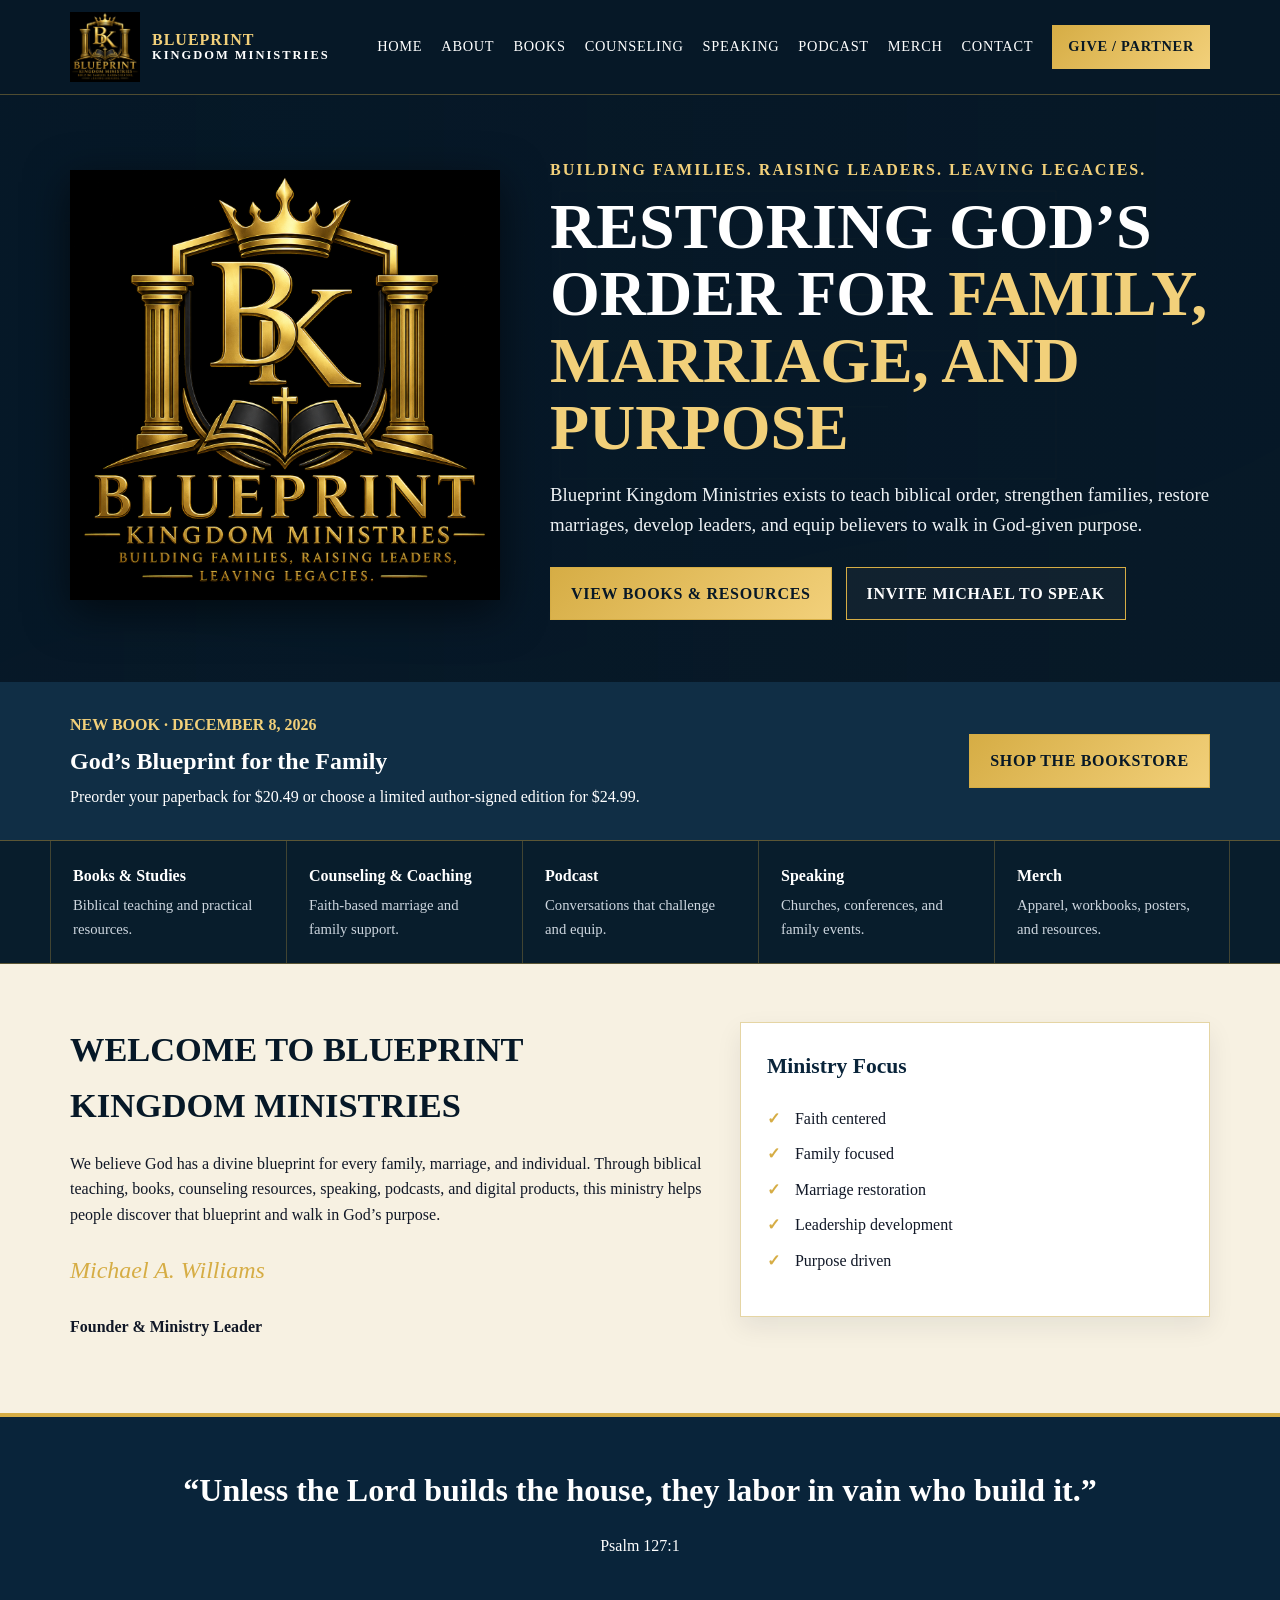
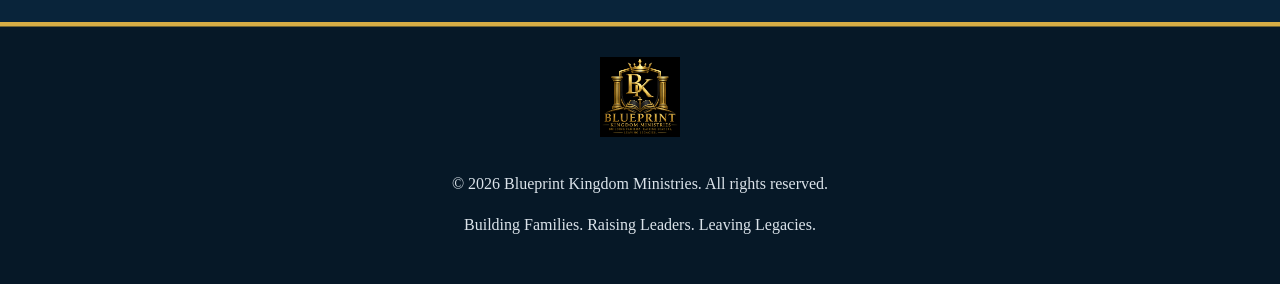
<file: index.html>
<!DOCTYPE html><html lang="en"><head><meta charset="UTF-8"><meta name="viewport" content="width=device-width, initial-scale=1.0"><title>Blueprint Kingdom Ministries</title><meta name="description" content="Blueprint Kingdom Ministries"><link rel="icon" href="assets/favicon.png"><link rel="stylesheet" href="style.css"></head><body><header class="site-header"><div class="nav-wrap"><a class="brand" href="index.html"><img src="assets/logo.png" alt="Blueprint Kingdom Ministries logo"><span class="brand-text">Blueprint<span>Kingdom Ministries</span></span></a><nav><a href="index.html">Home</a><a href="about.html">About</a><a href="books.html">Books</a><a href="counseling.html">Counseling</a><a href="speaking.html">Speaking</a><a href="podcast.html">Podcast</a><a href="merch.html">Merch</a><a href="contact.html">Contact</a><a class="give" href="contact.html">Give / Partner</a></nav></div></header><section class="hero"><div class="hero-inner"><div><img class="hero-logo" src="assets/logo.png" alt="Blueprint Kingdom Ministries logo"></div><div><div class="eyebrow">Building Families. Raising Leaders. Leaving Legacies.</div><h1>Restoring God’s Order for <span>Family, Marriage, and Purpose</span></h1><p>Blueprint Kingdom Ministries exists to teach biblical order, strengthen families, restore marriages, develop leaders, and equip believers to walk in God-given purpose.</p><div class="btn-row"><a class="btn primary" href="books.html">View Books & Resources</a><a class="btn secondary" href="contact.html">Invite Michael to Speak</a></div></div></div></section><section class="preorder-strip"><div><strong>NEW BOOK · DECEMBER 8, 2026</strong><h2>God’s Blueprint for the Family</h2><p>Preorder your paperback for $20.49 or choose a limited author-signed edition for $24.99.</p></div><a class="btn primary" href="books.html">Shop the Bookstore</a></section><section class="quick-links"><div class="quick-grid"><a class="quick" href="books.html"><h3>Books & Studies</h3><p>Biblical teaching and practical resources.</p></a><a class="quick" href="counseling.html"><h3>Counseling & Coaching</h3><p>Faith-based marriage and family support.</p></a><a class="quick" href="podcast.html"><h3>Podcast</h3><p>Conversations that challenge and equip.</p></a><a class="quick" href="speaking.html"><h3>Speaking</h3><p>Churches, conferences, and family events.</p></a><a class="quick" href="merch.html"><h3>Merch</h3><p>Apparel, workbooks, posters, and resources.</p></a></div></section><section class="section two-col"><div><h2>Welcome to Blueprint Kingdom Ministries</h2><p>We believe God has a divine blueprint for every family, marriage, and individual. Through biblical teaching, books, counseling resources, speaking, podcasts, and digital products, this ministry helps people discover that blueprint and walk in God’s purpose.</p><p class="signature">Michael A. Williams</p><p><strong>Founder & Ministry Leader</strong></p></div><div class="card"><h3>Ministry Focus</h3><ul class="list-check"><li>Faith centered</li><li>Family focused</li><li>Marriage restoration</li><li>Leadership development</li><li>Purpose driven</li></ul></div></section><section class="banner"><h2>“Unless the Lord builds the house, they labor in vain who build it.”</h2><p>Psalm 127:1</p></section><footer class="site-footer"><img src="assets/logo.png" alt="Blueprint Kingdom Ministries logo"><p>&copy; 2026 Blueprint Kingdom Ministries. All rights reserved.</p><p>Building Families. Raising Leaders. Leaving Legacies.</p></footer></body></html>
</file>
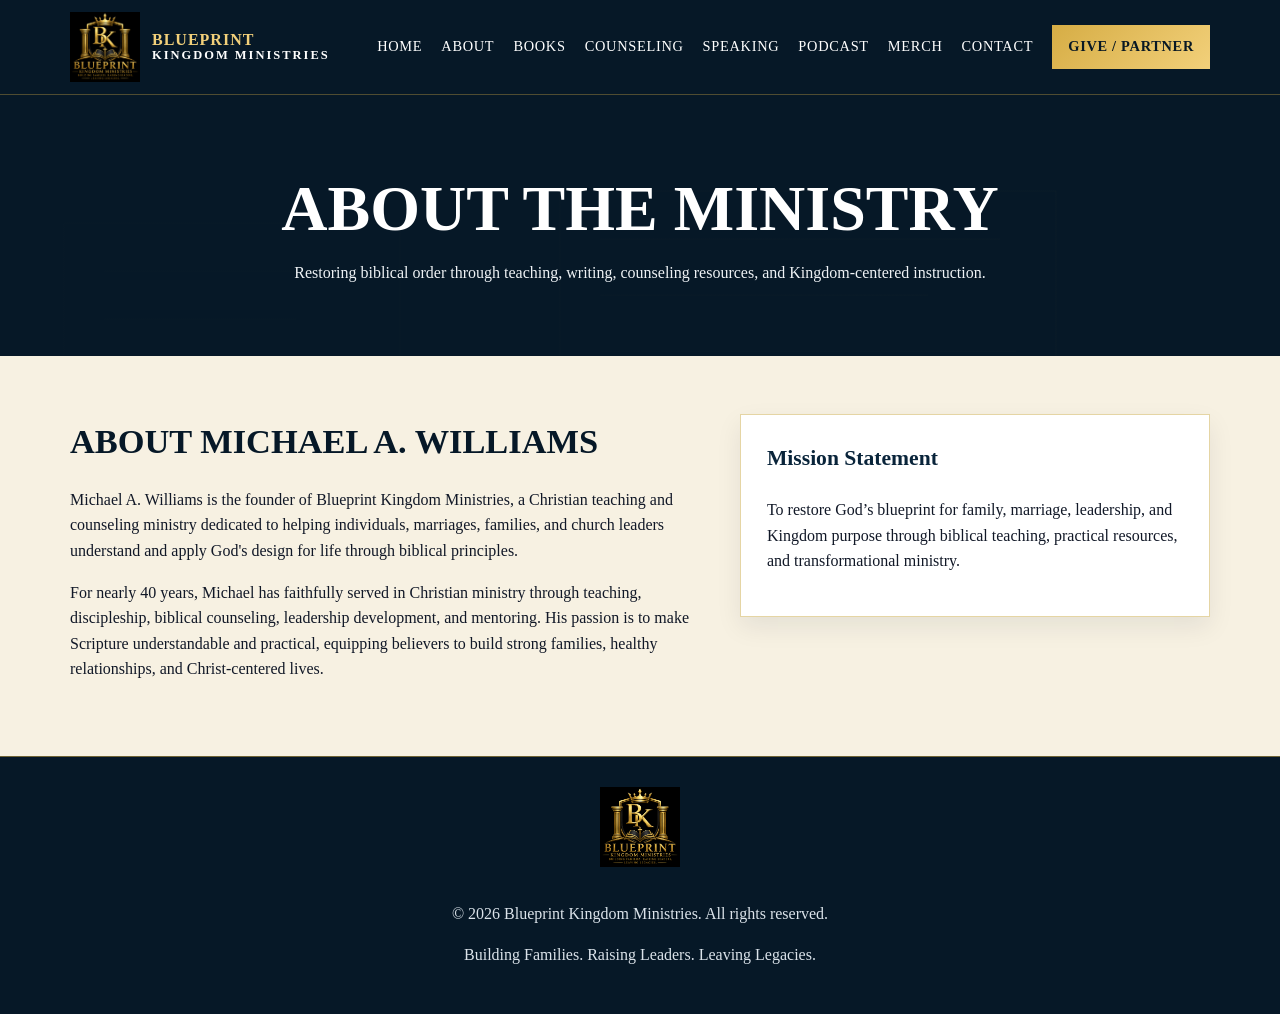
<file: about.html>
<!DOCTYPE html><html lang="en"><head><meta charset="UTF-8"><meta name="viewport" content="width=device-width, initial-scale=1.0"><title>About | Blueprint Kingdom Ministries</title><meta name="description" content="Restoring biblical order through teaching, writing, counseling resources, and Kingdom-centered instruction."><link rel="icon" href="assets/favicon.png"><link rel="stylesheet" href="style.css"></head><body><header class="site-header"><div class="nav-wrap"><a class="brand" href="index.html"><img src="assets/logo.png" alt="Blueprint Kingdom Ministries logo"><span class="brand-text">Blueprint<span>Kingdom Ministries</span></span></a><nav><a href="index.html">Home</a><a href="about.html">About</a><a href="books.html">Books</a><a href="counseling.html">Counseling</a><a href="speaking.html">Speaking</a><a href="podcast.html">Podcast</a><a href="merch.html">Merch</a><a href="contact.html">Contact</a><a class="give" href="contact.html">Give / Partner</a></nav></div></header><section class="page-title"><h1>About the Ministry</h1><p>Restoring biblical order through teaching, writing, counseling resources, and Kingdom-centered instruction.</p></section><main class="section two-col"><div><h2>About Michael A. Williams</h2><p>Michael A. Williams is the founder of Blueprint Kingdom Ministries, a Christian teaching and counseling ministry dedicated to helping individuals, marriages, families, and church leaders understand and apply God's design for life through biblical principles.</p><p>For nearly 40 years, Michael has faithfully served in Christian ministry through teaching, discipleship, biblical counseling, leadership development, and mentoring. His passion is to make Scripture understandable and practical, equipping believers to build strong families, healthy relationships, and Christ-centered lives.</p></div><div class="card"><h3>Mission Statement</h3><p>To restore God’s blueprint for family, marriage, leadership, and Kingdom purpose through biblical teaching, practical resources, and transformational ministry.</p></div></main><footer class="site-footer"><img src="assets/logo.png" alt="Blueprint Kingdom Ministries logo"><p>&copy; 2026 Blueprint Kingdom Ministries. All rights reserved.</p><p>Building Families. Raising Leaders. Leaving Legacies.</p></footer></body></html>
</file>
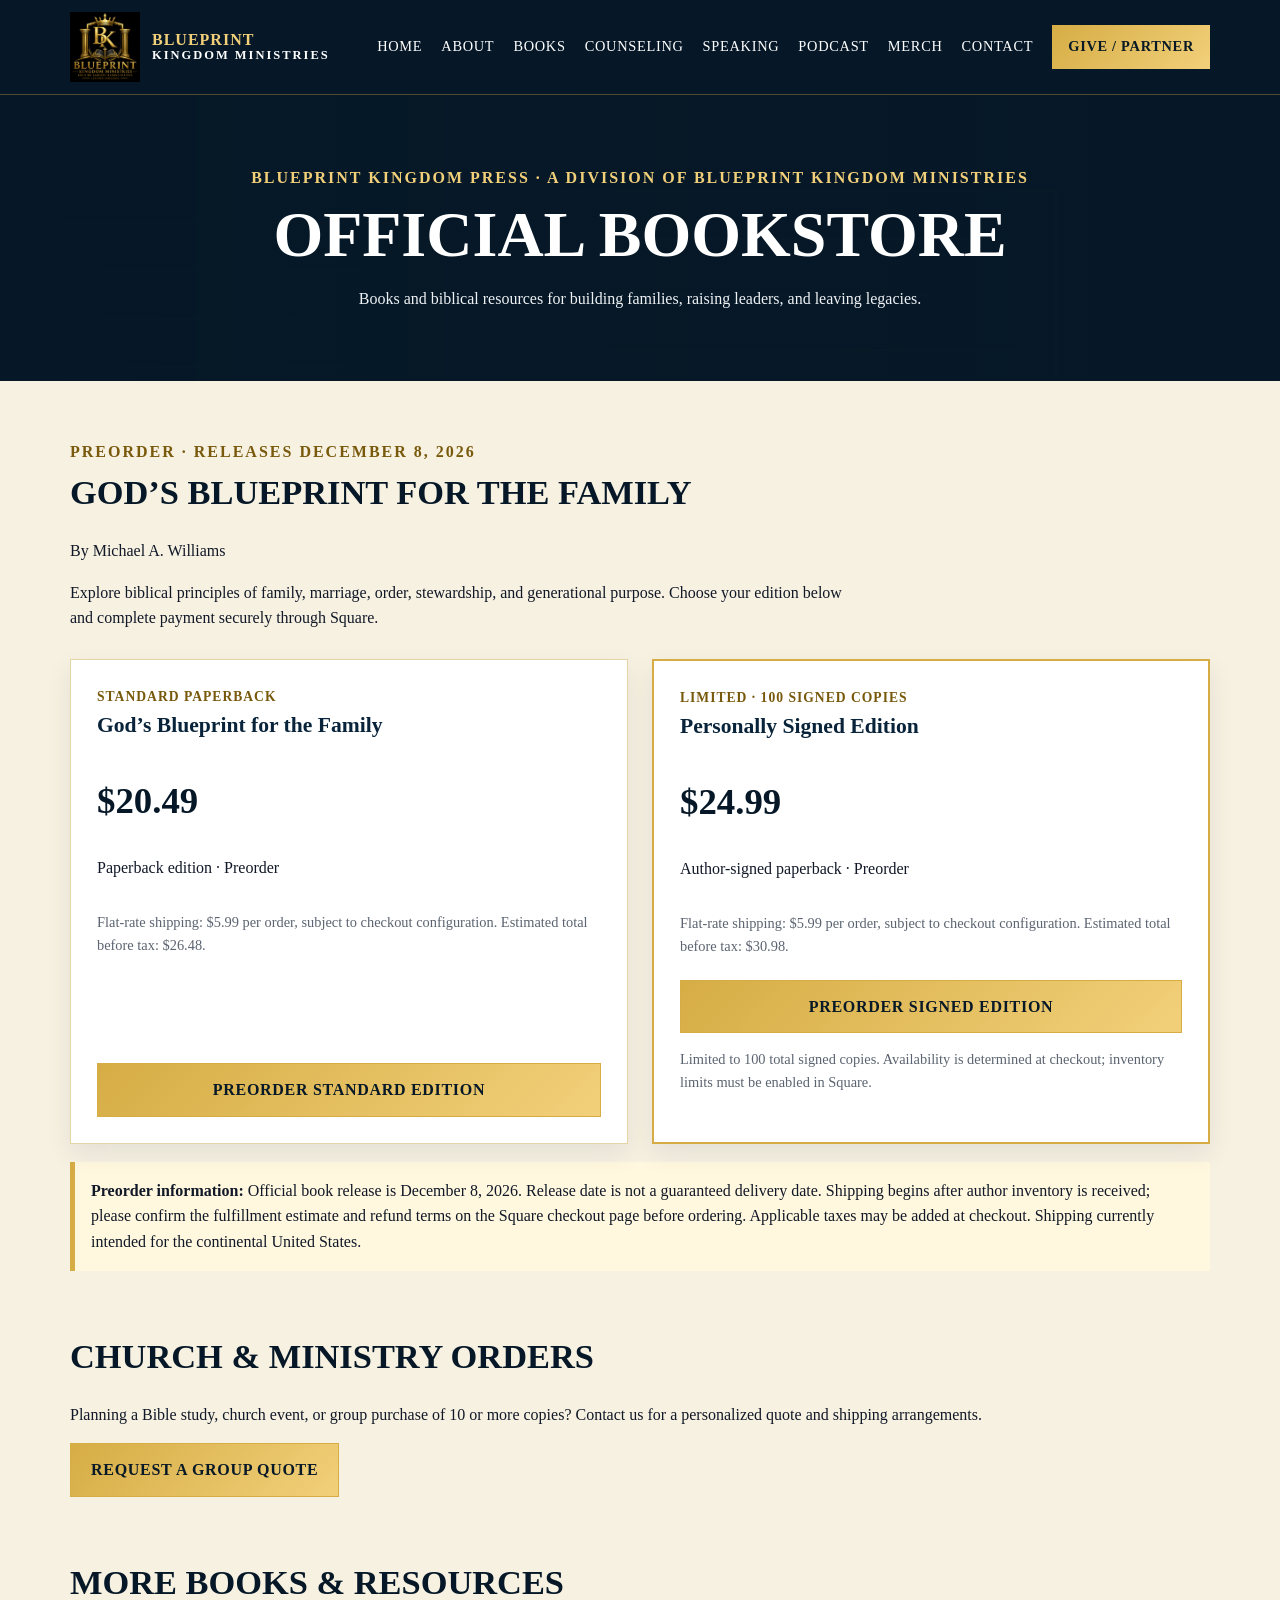
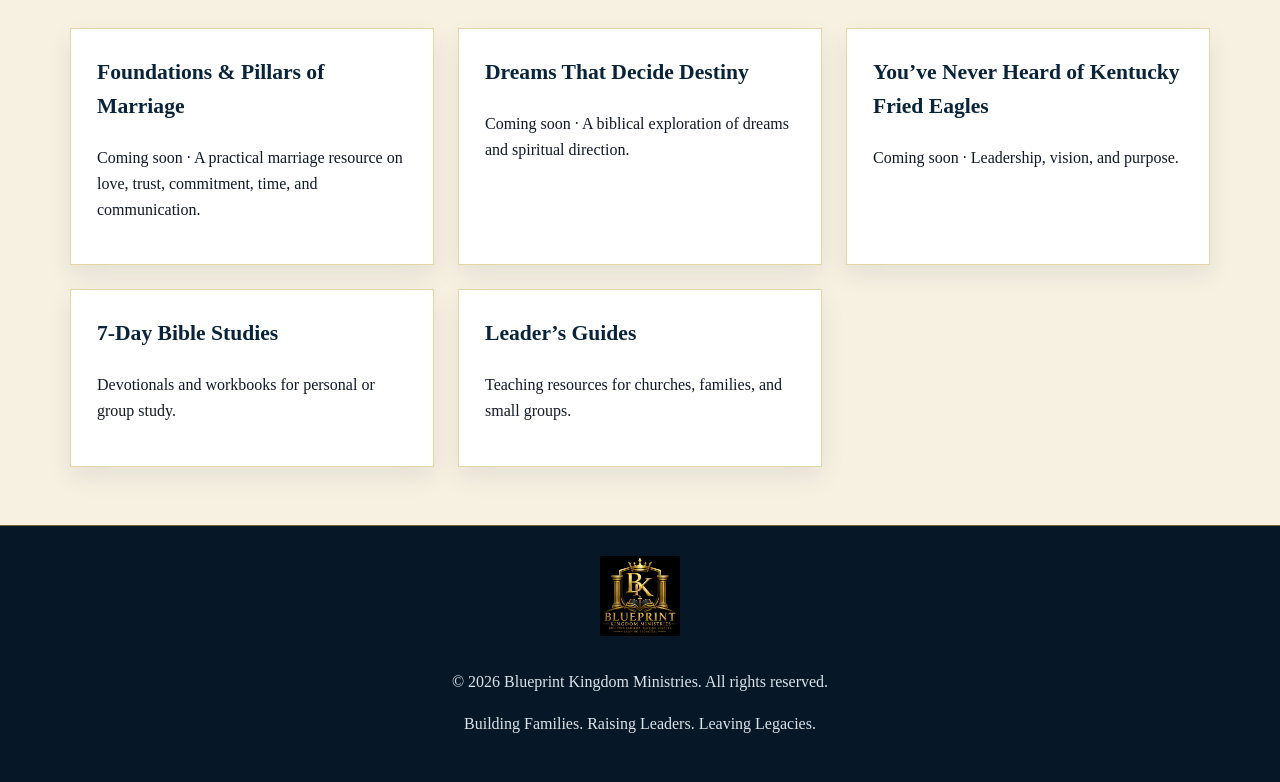
<file: books.html>
<!DOCTYPE html><html lang="en"><head><meta charset="UTF-8"><meta name="viewport" content="width=device-width, initial-scale=1.0"><title>Blueprint Kingdom Press Bookstore | Blueprint Kingdom Ministries</title><meta name="description" content="Biblical books, workbooks, studies, and teaching resources."><link rel="icon" href="assets/favicon.png"><link rel="stylesheet" href="style.css"></head><body><header class="site-header"><div class="nav-wrap"><a class="brand" href="index.html"><img src="assets/logo.png" alt="Blueprint Kingdom Ministries logo"><span class="brand-text">Blueprint<span>Kingdom Ministries</span></span></a><nav><a href="index.html">Home</a><a href="about.html">About</a><a href="books.html">Books</a><a href="counseling.html">Counseling</a><a href="speaking.html">Speaking</a><a href="podcast.html">Podcast</a><a href="merch.html">Merch</a><a href="contact.html">Contact</a><a class="give" href="contact.html">Give / Partner</a></nav></div></header><section class="page-title"><div class="eyebrow">Blueprint Kingdom Press · A Division of Blueprint Kingdom Ministries</div><h1>Official Bookstore</h1><p>Books and biblical resources for building families, raising leaders, and leaving legacies.</p></section><main class="section"><div class="store-intro"><div class="eyebrow">Preorder · Releases December 8, 2026</div><h2>God’s Blueprint for the Family</h2><p>By Michael A. Williams</p><p>Explore biblical principles of family, marriage, order, stewardship, and generational purpose. Choose your edition below and complete payment securely through Square.</p></div><div class="store-grid"><article class="card product-card"><div class="edition-label">Standard Paperback</div><h3>God’s Blueprint for the Family</h3><p class="product-price">$20.49</p><p>Paperback edition · Preorder</p><p class="small">Flat-rate shipping: $5.99 per order, subject to checkout configuration. Estimated total before tax: $26.48.</p><a class="btn primary store-btn" href="https://square.link/u/SP18OVXm" target="_blank" rel="noopener noreferrer">Preorder Standard Edition</a></article><article class="card product-card featured-product"><div class="edition-label">Limited · 100 Signed Copies</div><h3>Personally Signed Edition</h3><p class="product-price">$24.99</p><p>Author-signed paperback · Preorder</p><p class="small">Flat-rate shipping: $5.99 per order, subject to checkout configuration. Estimated total before tax: $30.98.</p><a class="btn primary store-btn" href="https://square.link/u/02nMQALh" target="_blank" rel="noopener noreferrer">Preorder Signed Edition</a><p class="small">Limited to 100 total signed copies. Availability is determined at checkout; inventory limits must be enabled in Square.</p></article></div><div class="notice"><strong>Preorder information:</strong> Official book release is December 8, 2026. Release date is not a guaranteed delivery date. Shipping begins after author inventory is received; please confirm the fulfillment estimate and refund terms on the Square checkout page before ordering. Applicable taxes may be added at checkout. Shipping currently intended for the continental United States.</div><section class="store-extras"><h2>Church &amp; Ministry Orders</h2><p>Planning a Bible study, church event, or group purchase of 10 or more copies? Contact us for a personalized quote and shipping arrangements.</p><a class="btn primary" href="contact.html">Request a Group Quote</a></section><section class="store-extras"><h2>More Books &amp; Resources</h2><div class="grid"><div class="card"><h3>Foundations &amp; Pillars of Marriage</h3><p>Coming soon · A practical marriage resource on love, trust, commitment, time, and communication.</p></div><div class="card"><h3>Dreams That Decide Destiny</h3><p>Coming soon · A biblical exploration of dreams and spiritual direction.</p></div><div class="card"><h3>You’ve Never Heard of Kentucky Fried Eagles</h3><p>Coming soon · Leadership, vision, and purpose.</p></div><div class="card"><h3>7-Day Bible Studies</h3><p>Devotionals and workbooks for personal or group study.</p></div><div class="card"><h3>Leader’s Guides</h3><p>Teaching resources for churches, families, and small groups.</p></div></div></section></main><footer class="site-footer"><img src="assets/logo.png" alt="Blueprint Kingdom Ministries logo"><p>&copy; 2026 Blueprint Kingdom Ministries. All rights reserved.</p><p>Building Families. Raising Leaders. Leaving Legacies.</p></footer></body></html>
</file>
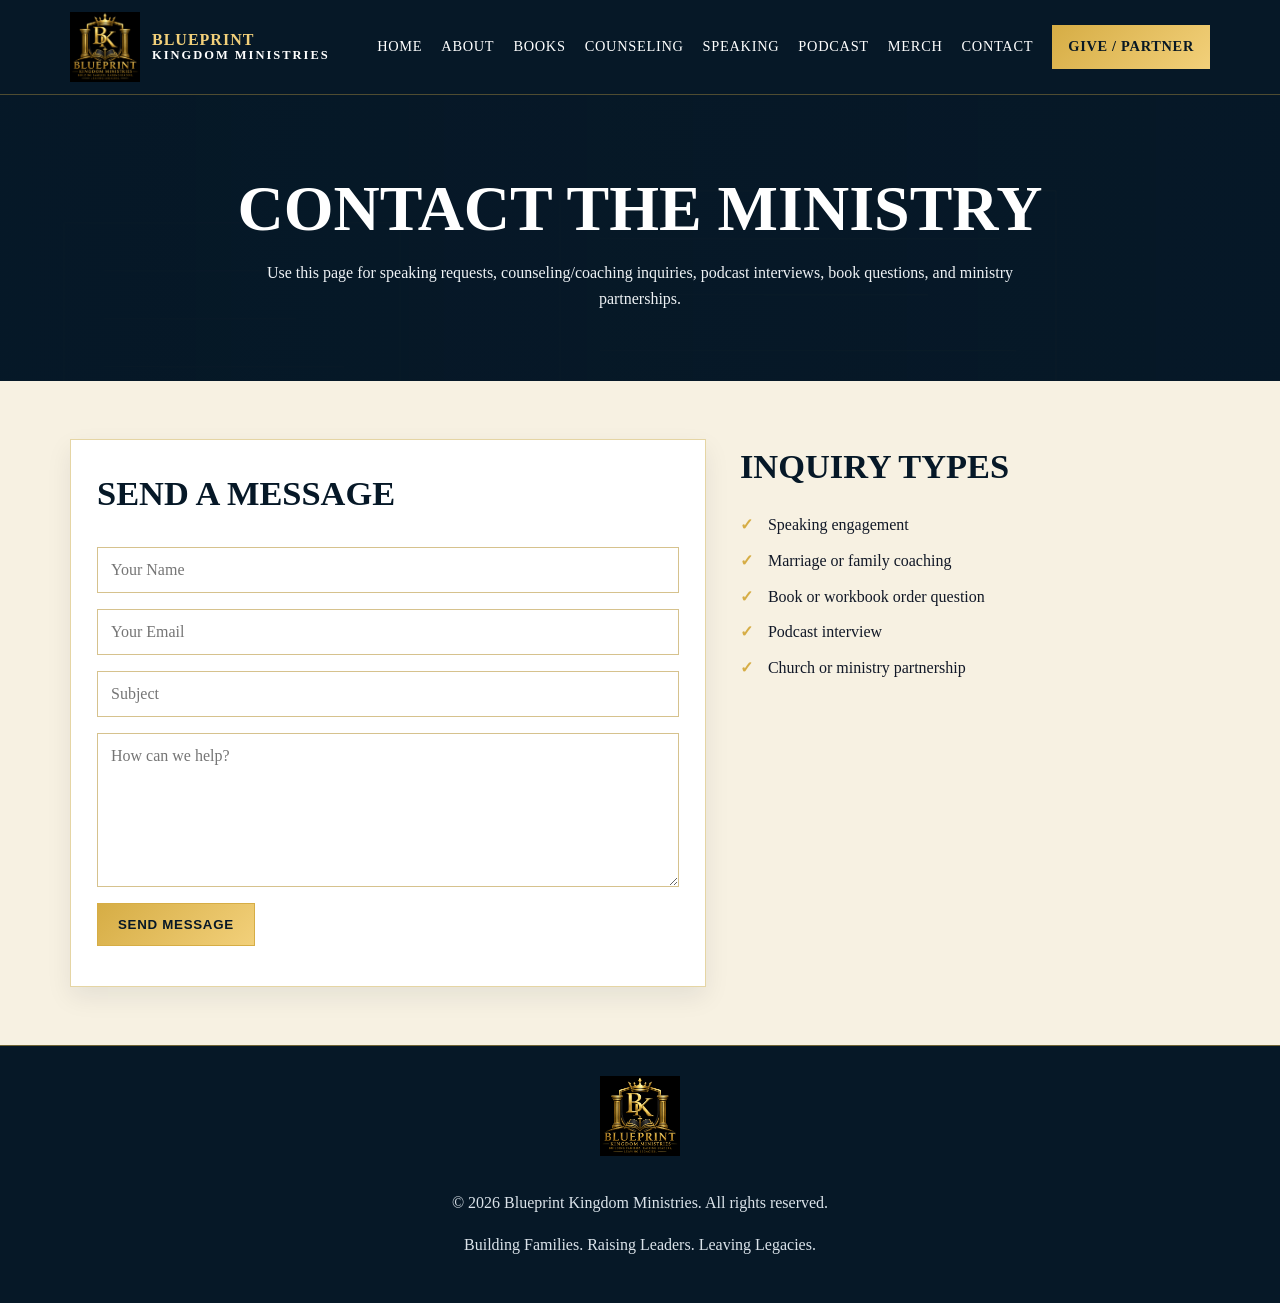
<file: contact.html>
<!DOCTYPE html><html lang="en"><head><meta charset="UTF-8"><meta name="viewport" content="width=device-width, initial-scale=1.0"><title>Contact | Blueprint Kingdom Ministries</title><meta name="description" content="Use this page for speaking requests, counseling/coaching inquiries, podcast interviews, book questions, and ministry partnerships."><link rel="icon" href="assets/favicon.png"><link rel="stylesheet" href="style.css"></head><body><header class="site-header"><div class="nav-wrap"><a class="brand" href="index.html"><img src="assets/logo.png" alt="Blueprint Kingdom Ministries logo"><span class="brand-text">Blueprint<span>Kingdom Ministries</span></span></a><nav><a href="index.html">Home</a><a href="about.html">About</a><a href="books.html">Books</a><a href="counseling.html">Counseling</a><a href="speaking.html">Speaking</a><a href="podcast.html">Podcast</a><a href="merch.html">Merch</a><a href="contact.html">Contact</a><a class="give" href="contact.html">Give / Partner</a></nav></div></header><section class="page-title"><h1>Contact the Ministry</h1><p>Use this page for speaking requests, counseling/coaching inquiries, podcast interviews, book questions, and ministry partnerships.</p></section><main class="section two-col"><div class="contact-box card"><h2>Send a Message</h2><form name="contact" method="POST" data-netlify="true"><input type="hidden" name="form-name" value="contact"><input name="name" placeholder="Your Name" required><input type="email" name="email" placeholder="Your Email" required><input name="subject" placeholder="Subject"><textarea name="message" rows="7" placeholder="How can we help?" required></textarea><button class="btn primary" type="submit">Send Message</button></form><p class="small"></p></div><div><h2>Inquiry Types</h2><ul class="list-check"><li>Speaking engagement</li><li>Marriage or family coaching</li><li>Book or workbook order question</li><li>Podcast interview</li><li>Church or ministry partnership</li></ul></div></main><footer class="site-footer"><img src="assets/logo.png" alt="Blueprint Kingdom Ministries logo"><p>&copy; 2026 Blueprint Kingdom Ministries. All rights reserved.</p><p>Building Families. Raising Leaders. Leaving Legacies.</p></footer></body></html>
</file>
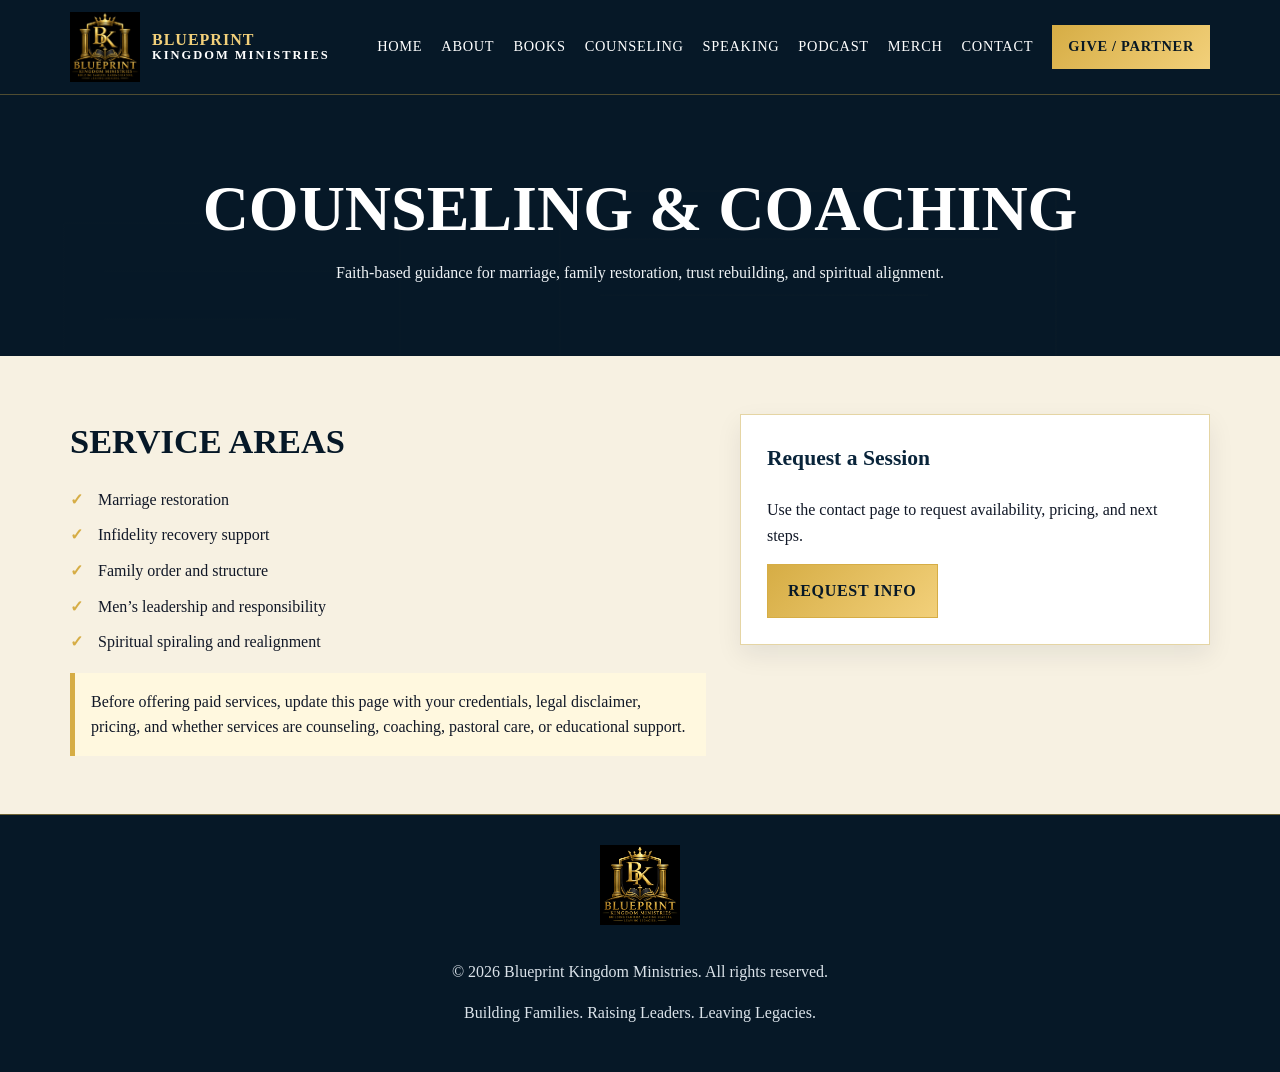
<file: counseling.html>
<!DOCTYPE html><html lang="en"><head><meta charset="UTF-8"><meta name="viewport" content="width=device-width, initial-scale=1.0"><title>Counseling | Blueprint Kingdom Ministries</title><meta name="description" content="Faith-based guidance for marriage, family restoration, trust rebuilding, and spiritual alignment."><link rel="icon" href="assets/favicon.png"><link rel="stylesheet" href="style.css"></head><body><header class="site-header"><div class="nav-wrap"><a class="brand" href="index.html"><img src="assets/logo.png" alt="Blueprint Kingdom Ministries logo"><span class="brand-text">Blueprint<span>Kingdom Ministries</span></span></a><nav><a href="index.html">Home</a><a href="about.html">About</a><a href="books.html">Books</a><a href="counseling.html">Counseling</a><a href="speaking.html">Speaking</a><a href="podcast.html">Podcast</a><a href="merch.html">Merch</a><a href="contact.html">Contact</a><a class="give" href="contact.html">Give / Partner</a></nav></div></header><section class="page-title"><h1>Counseling & Coaching</h1><p>Faith-based guidance for marriage, family restoration, trust rebuilding, and spiritual alignment.</p></section><main class="section two-col"><div><h2>Service Areas</h2><ul class="list-check"><li>Marriage restoration</li><li>Infidelity recovery support</li><li>Family order and structure</li><li>Men’s leadership and responsibility</li><li>Spiritual spiraling and realignment</li></ul><div class="notice">Before offering paid services, update this page with your credentials, legal disclaimer, pricing, and whether services are counseling, coaching, pastoral care, or educational support.</div></div><div class="card"><h3>Request a Session</h3><p>Use the contact page to request availability, pricing, and next steps.</p><a class="btn primary" href="contact.html">Request Info</a></div></main><footer class="site-footer"><img src="assets/logo.png" alt="Blueprint Kingdom Ministries logo"><p>&copy; 2026 Blueprint Kingdom Ministries. All rights reserved.</p><p>Building Families. Raising Leaders. Leaving Legacies.</p></footer></body></html>
</file>
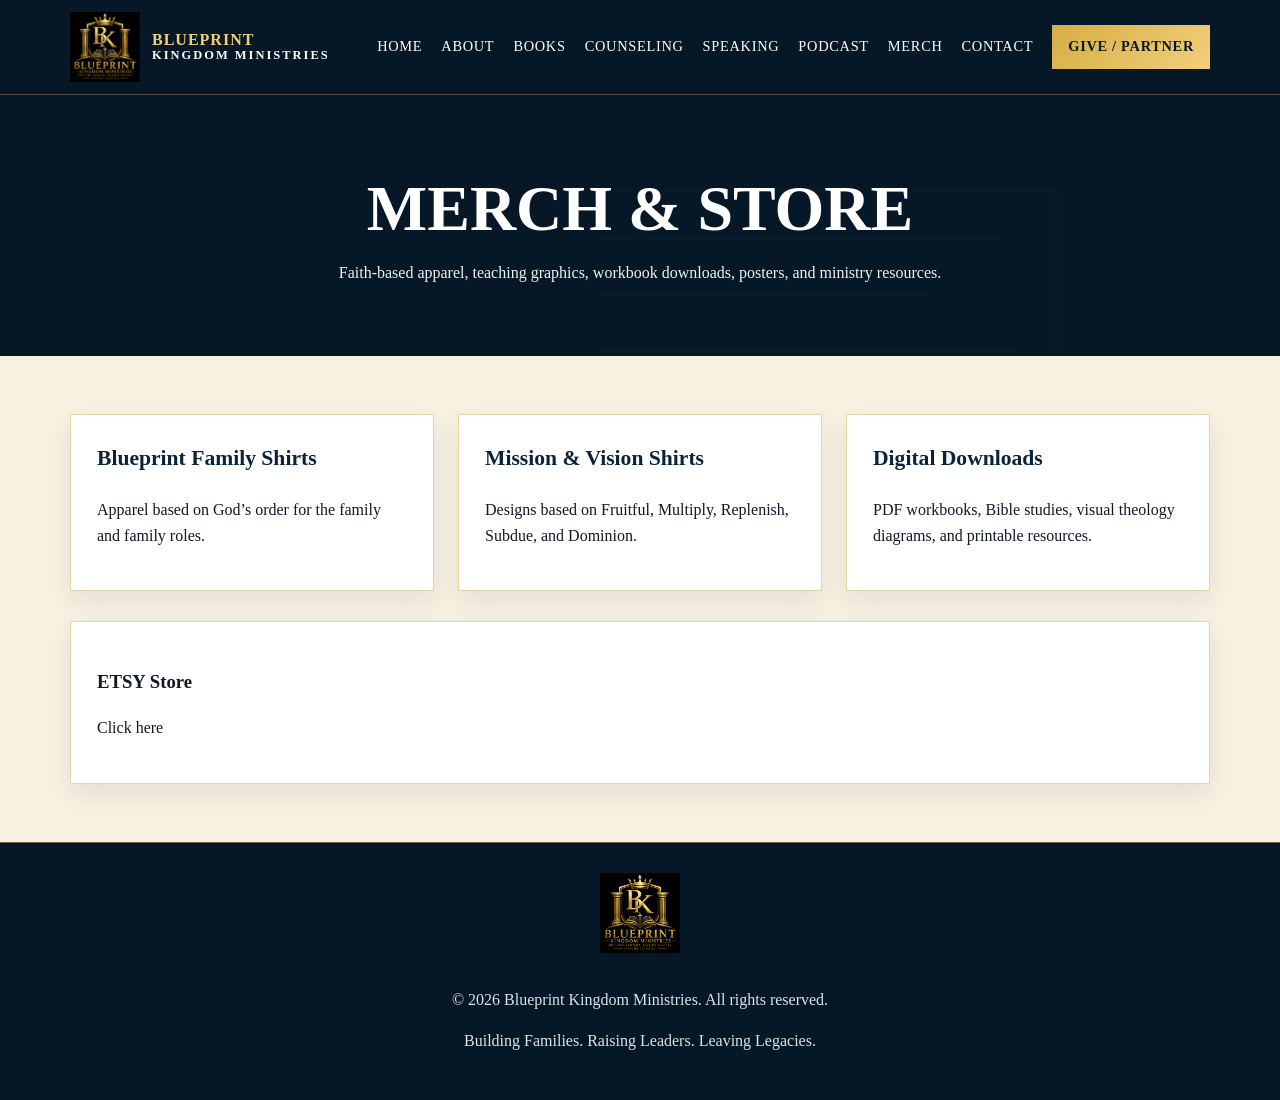
<file: merch.html>
<!DOCTYPE html><html lang="en"><head><meta charset="UTF-8"><meta name="viewport" content="width=device-width, initial-scale=1.0"><title>Merch | Blueprint Kingdom Ministries</title><meta name="description" content="Faith-based apparel, teaching graphics, workbook downloads, posters, and ministry resources."><link rel="icon" href="assets/favicon.png"><link rel="stylesheet" href="style.css"></head><body><header class="site-header"><div class="nav-wrap"><a class="brand" href="index.html"><img src="assets/logo.png" alt="Blueprint Kingdom Ministries logo"><span class="brand-text">Blueprint<span>Kingdom Ministries</span></span></a><nav><a href="index.html">Home</a><a href="about.html">About</a><a href="books.html">Books</a><a href="counseling.html">Counseling</a><a href="speaking.html">Speaking</a><a href="podcast.html">Podcast</a><a href="merch.html">Merch</a><a href="contact.html">Contact</a><a class="give" href="contact.html">Give / Partner</a></nav></div></header><section class="page-title"><h1>Merch & Store</h1><p>Faith-based apparel, teaching graphics, workbook downloads, posters, and ministry resources.</p></section><main class="section"><div class="grid"><div class="card"><h3>Blueprint Family Shirts</h3><p>Apparel based on God’s order for the family and family roles.</p></div><div class="card"><h3>Mission & Vision Shirts</h3><p>Designs based on Fruitful, Multiply, Replenish, Subdue, and Dominion.</p></div><div class="card"><h3>Digital Downloads</h3><p>PDF workbooks, Bible studies, visual theology diagrams, and printable resources.</p></div></div><div class="callout" style="margin-top:30px"><h3>ETSY Store</h3><p><a href="https://www.etsy.com/shop/BPKingdomMinistries?ref=seller-platform-mcnav">Click here</p></div></main><footer class="site-footer"><img src="assets/logo.png" alt="Blueprint Kingdom Ministries logo"><p>&copy; 2026 Blueprint Kingdom Ministries. All rights reserved.</p><p>Building Families. Raising Leaders. Leaving Legacies.</p></footer></body></html>
</file>
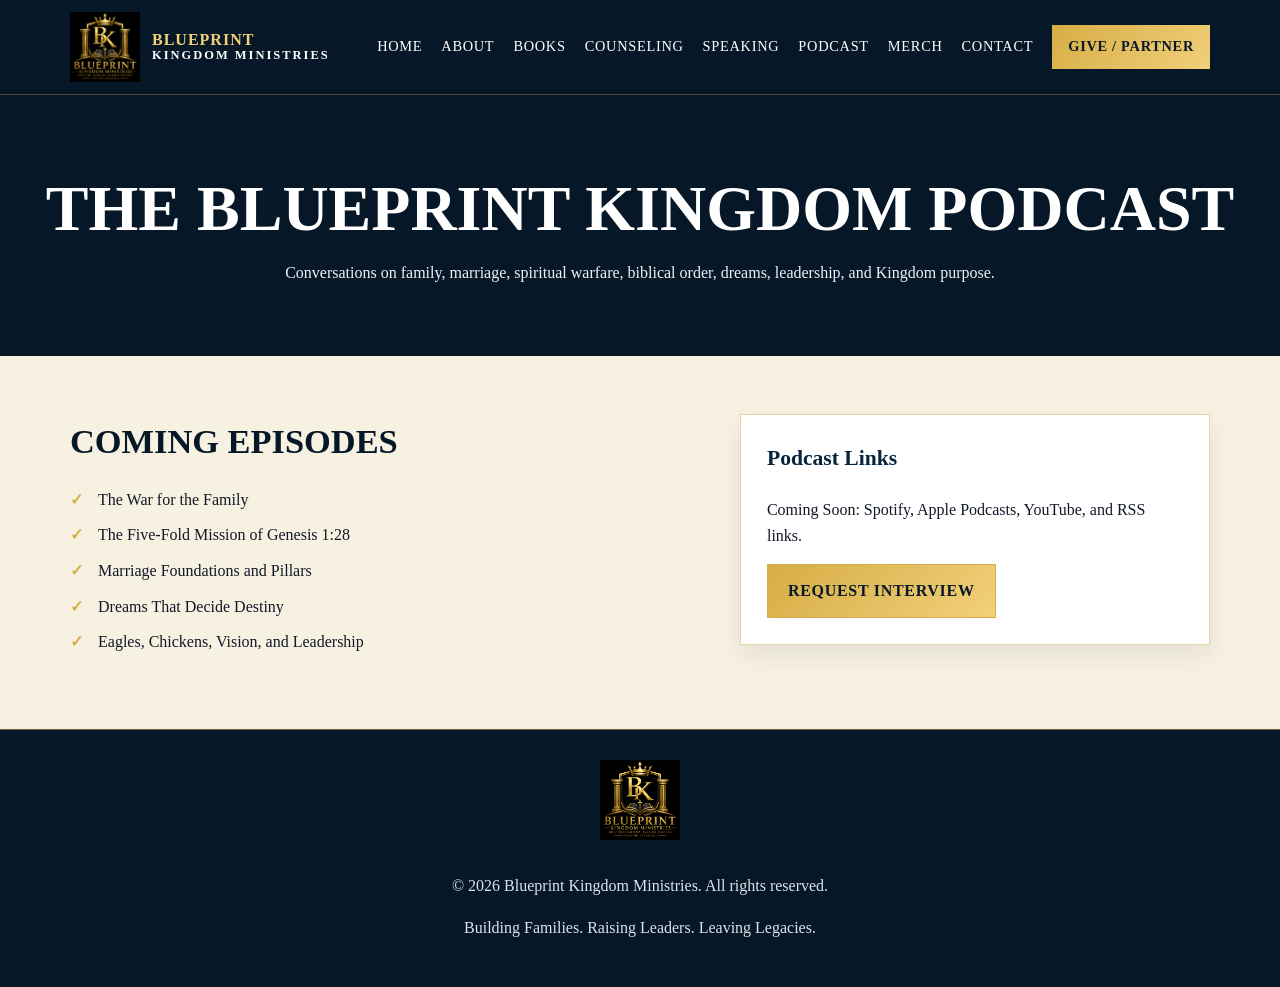
<file: podcast.html>
<!DOCTYPE html><html lang="en"><head><meta charset="UTF-8"><meta name="viewport" content="width=device-width, initial-scale=1.0"><title>Podcast | Blueprint Kingdom Ministries</title><meta name="description" content="Conversations on family, marriage, spiritual warfare, biblical order, dreams, leadership, and Kingdom purpose."><link rel="icon" href="assets/favicon.png"><link rel="stylesheet" href="style.css"></head><body><header class="site-header"><div class="nav-wrap"><a class="brand" href="index.html"><img src="assets/logo.png" alt="Blueprint Kingdom Ministries logo"><span class="brand-text">Blueprint<span>Kingdom Ministries</span></span></a><nav><a href="index.html">Home</a><a href="about.html">About</a><a href="books.html">Books</a><a href="counseling.html">Counseling</a><a href="speaking.html">Speaking</a><a href="podcast.html">Podcast</a><a href="merch.html">Merch</a><a href="contact.html">Contact</a><a class="give" href="contact.html">Give / Partner</a></nav></div></header><section class="page-title"><h1>The Blueprint Kingdom Podcast</h1><p>Conversations on family, marriage, spiritual warfare, biblical order, dreams, leadership, and Kingdom purpose.</p></section><main class="section two-col"><div><h2>Coming Episodes</h2><ul class="list-check"><li>The War for the Family</li><li>The Five-Fold Mission of Genesis 1:28</li><li>Marriage Foundations and Pillars</li><li>Dreams That Decide Destiny</li><li>Eagles, Chickens, Vision, and Leadership</li></ul></div><div class="card"><h3>Podcast Links</h3><p>Coming Soon: Spotify, Apple Podcasts, YouTube, and RSS links.</p><a class="btn primary" href="contact.html">Request Interview</a></div></main><footer class="site-footer"><img src="assets/logo.png" alt="Blueprint Kingdom Ministries logo"><p>&copy; 2026 Blueprint Kingdom Ministries. All rights reserved.</p><p>Building Families. Raising Leaders. Leaving Legacies.</p></footer></body></html>
</file>
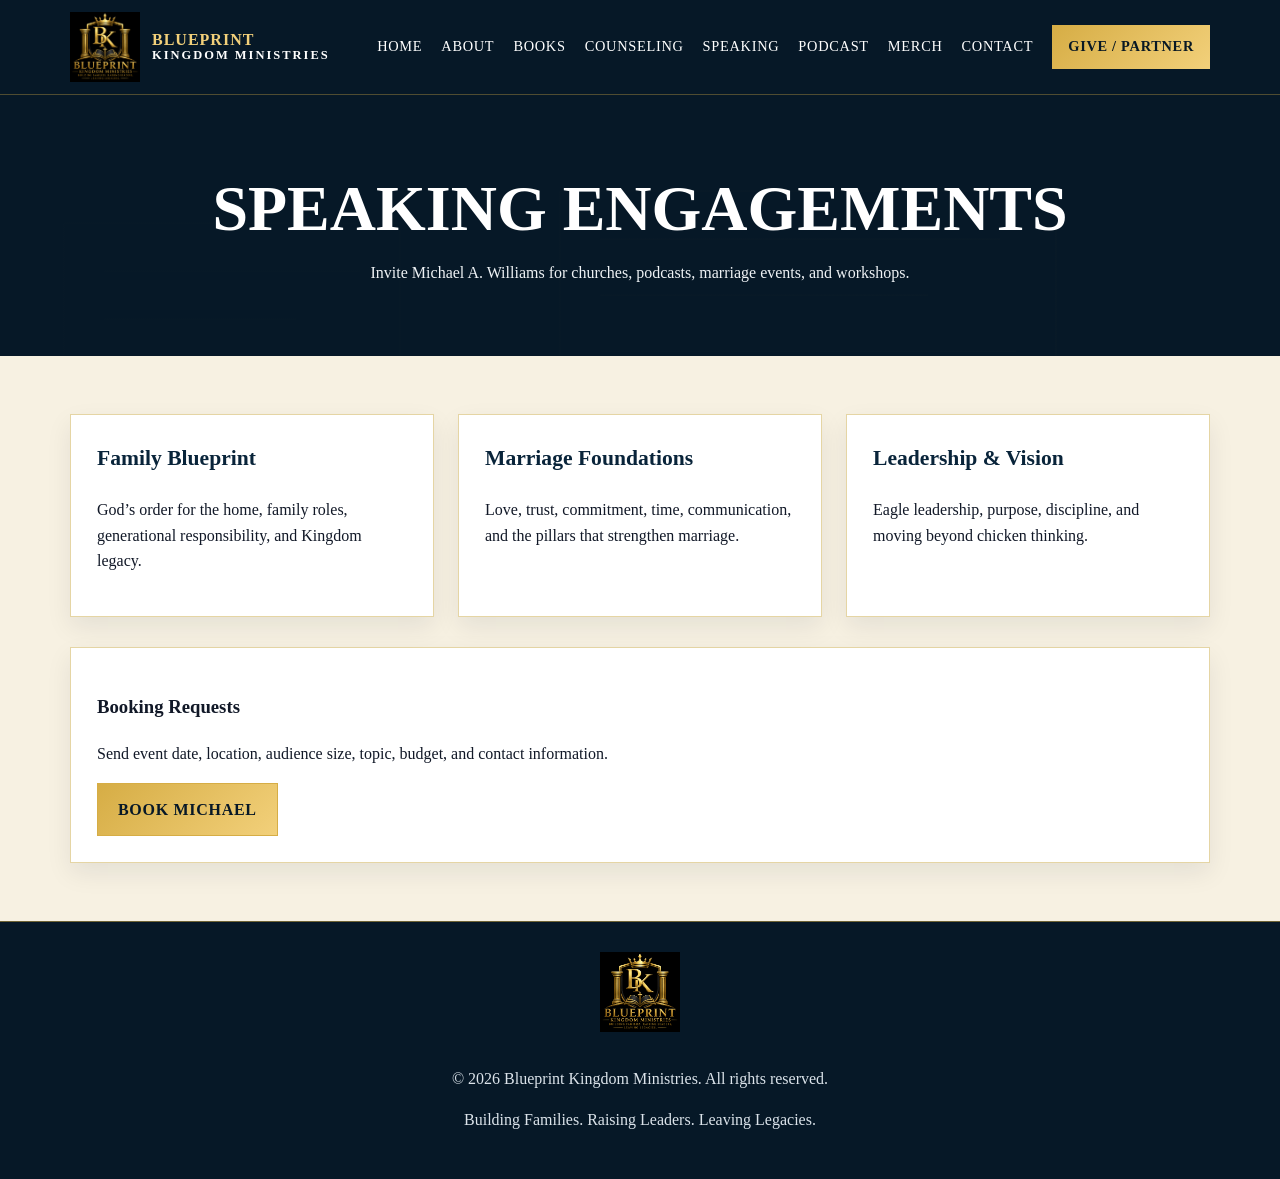
<file: speaking.html>
<!DOCTYPE html><html lang="en"><head><meta charset="UTF-8"><meta name="viewport" content="width=device-width, initial-scale=1.0"><title>Speaking | Blueprint Kingdom Ministries</title><meta name="description" content="Invite Michael A. Williams for churches, podcasts, marriage events, and workshops."><link rel="icon" href="assets/favicon.png"><link rel="stylesheet" href="style.css"></head><body><header class="site-header"><div class="nav-wrap"><a class="brand" href="index.html"><img src="assets/logo.png" alt="Blueprint Kingdom Ministries logo"><span class="brand-text">Blueprint<span>Kingdom Ministries</span></span></a><nav><a href="index.html">Home</a><a href="about.html">About</a><a href="books.html">Books</a><a href="counseling.html">Counseling</a><a href="speaking.html">Speaking</a><a href="podcast.html">Podcast</a><a href="merch.html">Merch</a><a href="contact.html">Contact</a><a class="give" href="contact.html">Give / Partner</a></nav></div></header><section class="page-title"><h1>Speaking Engagements</h1><p>Invite Michael A. Williams for churches, podcasts, marriage events, and workshops.</p></section><main class="section"><div class="grid"><div class="card"><h3>Family Blueprint</h3><p>God’s order for the home, family roles, generational responsibility, and Kingdom legacy.</p></div><div class="card"><h3>Marriage Foundations</h3><p>Love, trust, commitment, time, communication, and the pillars that strengthen marriage.</p></div><div class="card"><h3>Leadership & Vision</h3><p>Eagle leadership, purpose, discipline, and moving beyond chicken thinking.</p></div></div><div class="callout" style="margin-top:30px"><h3>Booking Requests</h3><p>Send event date, location, audience size, topic, budget, and contact information.</p><a class="btn primary" href="contact.html">Book Michael</a></div></main><footer class="site-footer"><img src="assets/logo.png" alt="Blueprint Kingdom Ministries logo"><p>&copy; 2026 Blueprint Kingdom Ministries. All rights reserved.</p><p>Building Families. Raising Leaders. Leaving Legacies.</p></footer></body></html>
</file>
<file: style.css>
:root{--navy:#061827;--navy2:#0b263a;--gold:#d6ad45;--gold2:#f2d07a;--cream:#f7f1e2;--white:#fff;--muted:#cdd6df;--ink:#111827}*{box-sizing:border-box}body{margin:0;font-family:Georgia,'Times New Roman',serif;background:var(--cream);color:var(--ink);line-height:1.6}a{color:inherit;text-decoration:none}.site-header{background:#061827;border-bottom:1px solid rgba(214,173,69,.35);position:sticky;top:0;z-index:10}.nav-wrap{max-width:1180px;margin:auto;display:flex;align-items:center;justify-content:space-between;padding:12px 20px;gap:22px}.brand{display:flex;align-items:center;gap:12px;min-width:230px}.brand img{height:70px;width:auto}.brand-text{font-weight:800;text-transform:uppercase;letter-spacing:1px;color:var(--gold2);line-height:1.05}.brand-text span{display:block;color:#fff;font-size:.78rem;letter-spacing:2px}nav{display:flex;gap:19px;align-items:center;flex-wrap:wrap;justify-content:flex-end}nav a{color:#fff;font-size:.9rem;text-transform:uppercase;letter-spacing:.7px}nav a:hover{color:var(--gold2)}.give{background:linear-gradient(135deg,var(--gold),var(--gold2));color:#081824!important;padding:10px 16px;font-weight:bold}.hero{background:linear-gradient(90deg,rgba(6,24,39,.96),rgba(6,24,39,.82)),url('assets/blueprint-bg.svg');background-size:cover;color:#fff}.hero-inner{max-width:1180px;margin:auto;display:grid;grid-template-columns:430px 1fr;gap:50px;align-items:center;padding:62px 20px}.hero-logo{width:100%;max-width:430px;filter:drop-shadow(0 12px 22px rgba(0,0,0,.55))}.eyebrow{color:var(--gold2);font-weight:bold;text-transform:uppercase;letter-spacing:2px}.hero h1,.page-title h1{font-size:clamp(2.2rem,5vw,4.4rem);line-height:1.05;margin:10px 0 18px;text-transform:uppercase}.hero h1 span{color:var(--gold2)}.hero p{font-size:1.18rem;color:#eef2f5;max-width:680px}.btn-row{display:flex;gap:14px;flex-wrap:wrap;margin-top:26px}.btn{display:inline-block;padding:13px 20px;border:1px solid var(--gold);font-weight:bold;text-transform:uppercase;letter-spacing:.7px}.primary{background:linear-gradient(135deg,var(--gold),var(--gold2));color:#071827}.secondary{color:#fff;background:rgba(255,255,255,.04)}.quick-links{background:#081d2c;color:#fff;border-top:1px solid rgba(214,173,69,.4);border-bottom:1px solid rgba(214,173,69,.4)}.quick-grid{max-width:1180px;margin:auto;display:grid;grid-template-columns:repeat(5,1fr)}.quick{padding:22px;border-left:1px solid rgba(214,173,69,.28)}.quick:last-child{border-right:1px solid rgba(214,173,69,.28)}.quick h3{color:#fff;margin:0 0 6px;font-size:1rem}.quick p{margin:0;color:var(--muted);font-size:.92rem}.section{max-width:1180px;margin:auto;padding:58px 20px}.section h2{font-size:2.15rem;margin:0 0 18px;color:var(--navy);text-transform:uppercase}.grid{display:grid;grid-template-columns:repeat(3,1fr);gap:24px}.card,.callout{background:#fff;border:1px solid #e5d5a4;box-shadow:0 10px 24px rgba(9,29,47,.08);padding:26px}.card h3{color:#09243a;margin-top:0;font-size:1.35rem}.two-col{display:grid;grid-template-columns:1.15fr .85fr;gap:34px;align-items:start}.banner{background:#09243a;color:#fff;text-align:center;padding:48px 20px;border-top:4px solid var(--gold);border-bottom:4px solid var(--gold)}.banner h2{font-size:2rem;margin:0 0 10px}.list-check{padding-left:0;list-style:none}.list-check li{margin:10px 0;padding-left:28px;position:relative}.list-check li:before{content:'✓';position:absolute;left:0;color:var(--gold);font-weight:bold}.page-title{background:linear-gradient(90deg,rgba(6,24,39,.96),rgba(6,24,39,.82)),url('assets/blueprint-bg.svg');background-size:cover;color:#fff;text-align:center;padding:70px 20px}.page-title p{max-width:760px;margin:auto;color:#eef2f5}.contact-box input,.contact-box textarea{width:100%;padding:13px;margin:8px 0;border:1px solid #d6c28d;font-family:inherit;font-size:1rem}.small{font-size:.9rem;color:#5b6470}.site-footer{background:#061827;color:#dbe3ea;text-align:center;padding:30px 20px;border-top:1px solid rgba(214,173,69,.5)}.site-footer img{height:80px;width:auto;margin-bottom:10px}.signature{color:var(--gold);font-style:italic;font-size:1.5rem}.notice{background:#fff8df;border-left:5px solid var(--gold);padding:16px;margin-top:18px}@media(max-width:850px){.nav-wrap{align-items:flex-start;flex-direction:column}.hero-inner,.two-col{grid-template-columns:1fr}.hero-logo{max-width:300px}.quick-grid,.grid{grid-template-columns:1fr}nav{justify-content:flex-start}.brand img{height:58px}}

/* Blueprint Kingdom Press bookstore */
.store-intro{max-width:780px;margin-bottom:28px}.store-intro .eyebrow{color:#795a0d}.store-grid{display:grid;grid-template-columns:repeat(2,minmax(0,1fr));gap:24px}.product-card{display:flex;flex-direction:column;align-items:flex-start}.featured-product{border:2px solid var(--gold)}.edition-label{text-transform:uppercase;font-size:.85rem;font-weight:bold;letter-spacing:1px;color:#78590b}.product-price{font-size:2.3rem;color:var(--navy);font-weight:bold;margin:8px 0}.store-btn{margin-top:auto;text-align:center;width:100%}.product-card .small{margin-bottom:22px}.store-extras{margin-top:58px}.preorder-strip{display:flex;justify-content:space-between;align-items:center;gap:25px;background:#102e45;color:white;padding:30px max(20px,calc((100vw - 1140px)/2))}.preorder-strip strong{color:var(--gold2)}.preorder-strip h2{margin:4px 0}.preorder-strip p{margin:0}.preorder-strip .btn{flex-shrink:0}@media(max-width:700px){.store-grid{grid-template-columns:1fr}.preorder-strip{flex-direction:column;align-items:flex-start}}
</file>
